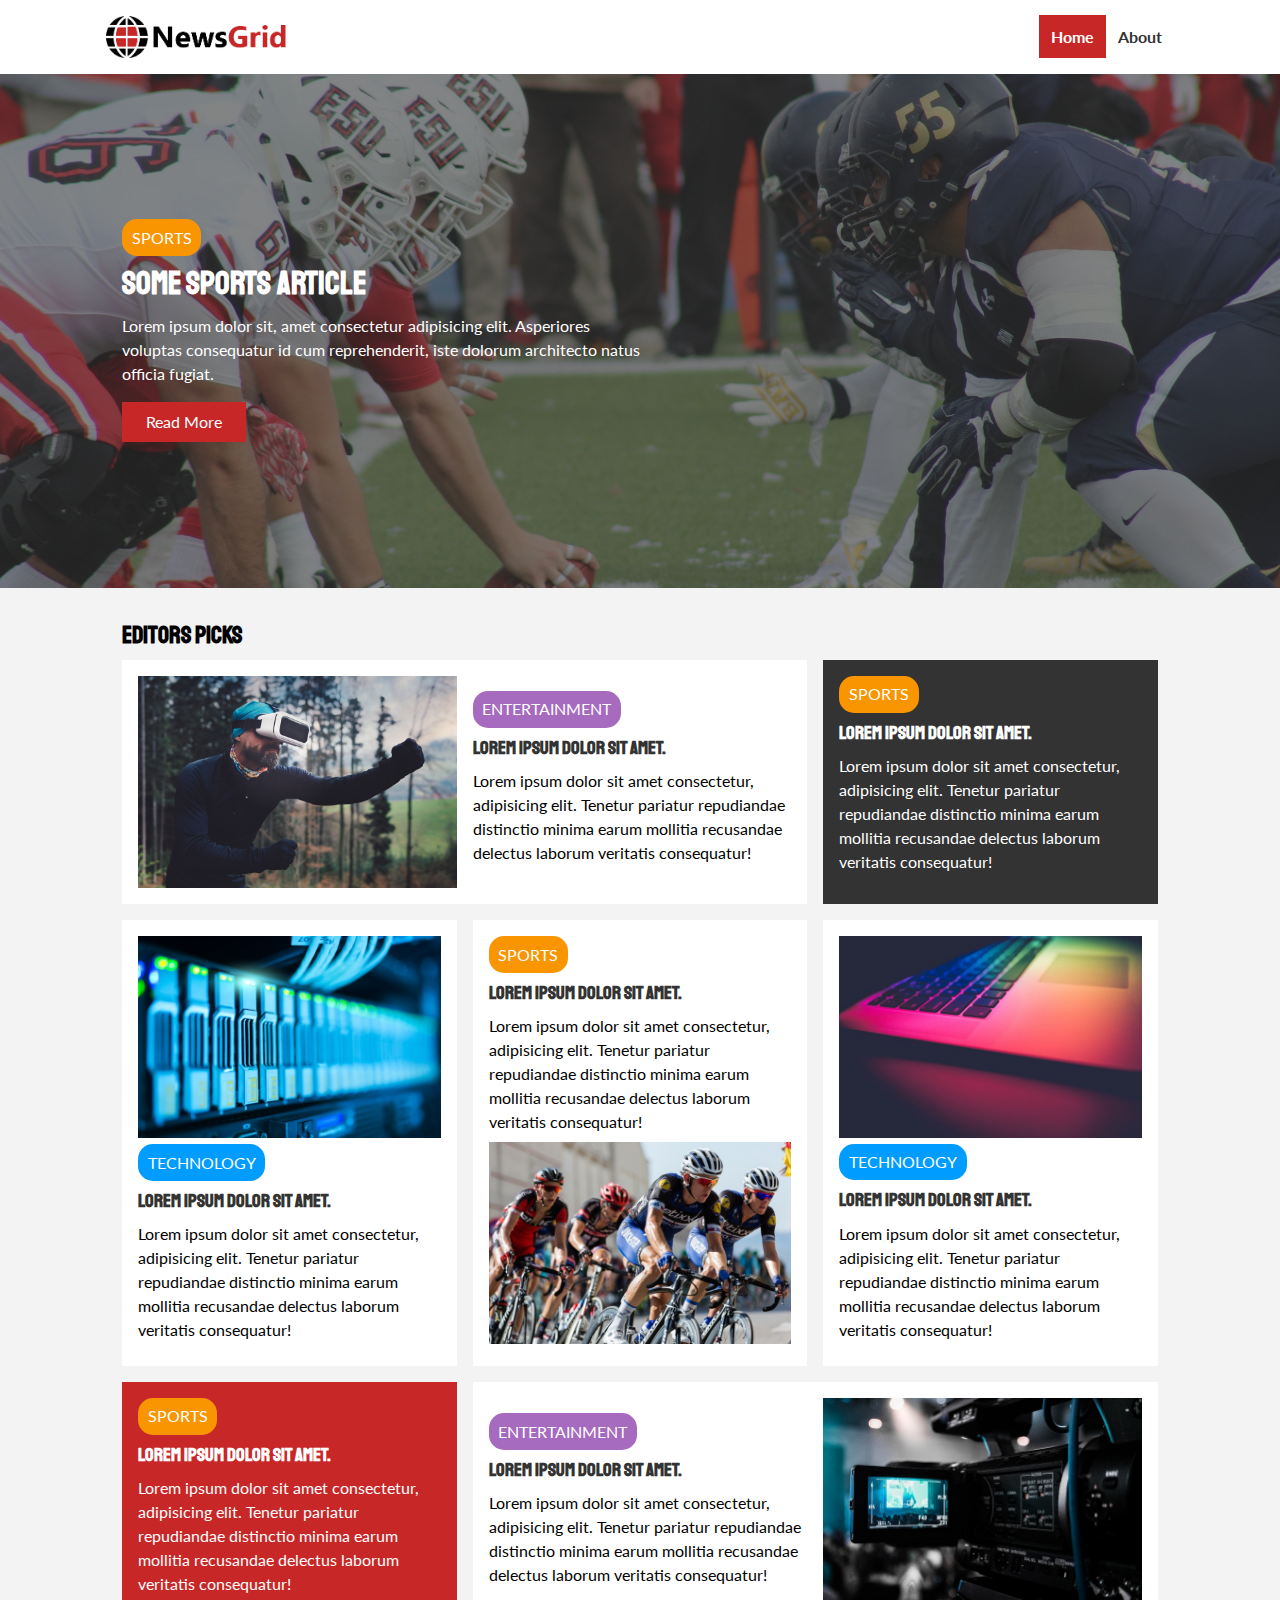
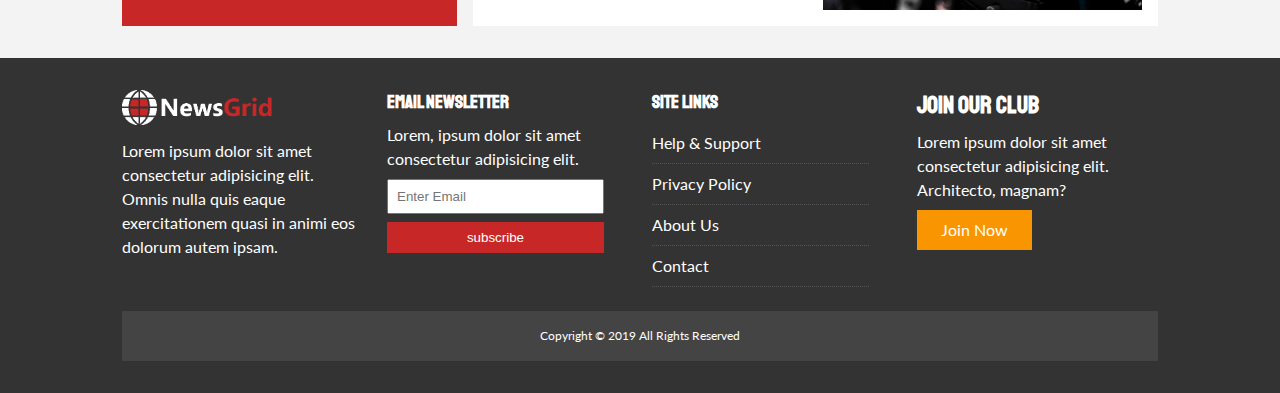
<file: index.html>
<!DOCTYPE html>
<html lang="en">
  <head>
    <meta charset="UTF-8" />
    <meta name="viewport" content="width=device-width, initial-scale=1.0" />
    <link
      rel="stylesheet"
      href="https://use.fontawesome.com/releases/v5.13.0/css/all.css"
      integrity="sha384-Bfad6CLCknfcloXFOyFnlgtENryhrpZCe29RTifKEixXQZ38WheV+i/6YWSzkz3V"
      crossorigin="anonymous"
    />
    <link
      href="https://fonts.googleapis.com/css2?family=Lato:wght@400;700;900&family=Staatliches&display=swap"
      rel="stylesheet"
    />
    <link rel="stylesheet" href="css/style.css" />
    <link
      rel="stylesheet"
      media="screen and (max-width: 768px)"
      href="css/mobile.css"
    />
    <link rel="shortcut icon" type="image/x-icon" href="favicon.ico" />

    <title>News Grid | Latest News</title>
  </head>
  <body>
    <nav id="main-nav">
      <div class="container">
        <img src="img/logo.png" alt="NewsGrid" class="logo" />

        <div class="social">
          <a href="http:facebook.com" target="_blank"
            ><i class="fab fa-facebook fa-2x"></i
          ></a>
          <a href="http:twitter.com" target="_blank"
            ><i class="fab fa-twitter fa-2x"></i
          ></a>
          <a href="http:intsagram.com" target="_blank"
            ><i class="fab fa-instagram fa-2x"></i
          ></a>
          <a href="http:youtube.com" target="_blank"
            ><i class="fab fa-youtube fa-2x"></i
          ></a>
        </div>

        <ul>
          <li><a class="current" href="index.html">Home</a></li>
          <li><a href="about.html">About</a></li>
        </ul>
      </div>
    </nav>

    <!-- Showcase -->
    <header id="showcase">
      <div class="container">
        <div class="showcase-container">
          <div class="showcase-content">
            <div class="category category-sports">Sports</div>
            <h1>Some Sports Article</h1>
            <p>
              Lorem ipsum dolor sit, amet consectetur adipisicing elit.
              Asperiores voluptas consequatur id cum reprehenderit, iste dolorum
              architecto natus officia fugiat.
            </p>
            <a href="article.html" class="btn btn-primary">Read More</a>
          </div>
        </div>
      </div>
    </header>

    <!-- Home Articles -->
    <section id="home-articles" class="py-2">
      <div class="container">
        <h2>Editors Picks</h2>
        <div class="articles-container">
          <article class="card">
            <img src="img/articles/ent1.jpg" alt="" />
            <div>
              <div class="category category-ent">Entertainment</div>
              <h3>
                <a href="article.html">Lorem ipsum dolor sit amet.</a>
              </h3>
              <p>
                Lorem ipsum dolor sit amet consectetur, adipisicing elit.
                Tenetur pariatur repudiandae distinctio minima earum mollitia
                recusandae delectus laborum veritatis consequatur!
              </p>
            </div>
          </article>
          <article class="card bg-dark">
            <div class="category category-sports">Sports</div>
            <h3>
              <a href="article.html">Lorem ipsum dolor sit amet.</a>
            </h3>
            <p>
              Lorem ipsum dolor sit amet consectetur, adipisicing elit. Tenetur
              pariatur repudiandae distinctio minima earum mollitia recusandae
              delectus laborum veritatis consequatur!
            </p>
          </article>
          <article class="card">
            <img src="img/articles/tech1.jpg" alt="" />
            <div class="category category-tech">Technology</div>
            <h3>
              <a href="article.html">Lorem ipsum dolor sit amet.</a>
            </h3>
            <p>
              Lorem ipsum dolor sit amet consectetur, adipisicing elit. Tenetur
              pariatur repudiandae distinctio minima earum mollitia recusandae
              delectus laborum veritatis consequatur!
            </p>
          </article>
          <article class="card">
            <div class="category category-sports">Sports</div>
            <h3>
              <a href="article.html">Lorem ipsum dolor sit amet.</a>
            </h3>
            <p>
              Lorem ipsum dolor sit amet consectetur, adipisicing elit. Tenetur
              pariatur repudiandae distinctio minima earum mollitia recusandae
              delectus laborum veritatis consequatur!
            </p>
            <img src="img/articles/sports1.jpg" alt="" />
          </article>
          <article class="card">
            <img src="img/articles/tech2.jpg" alt="" />
            <div class="category category-tech">Technology</div>
            <h3>
              <a href="article.html">Lorem ipsum dolor sit amet.</a>
            </h3>
            <p>
              Lorem ipsum dolor sit amet consectetur, adipisicing elit. Tenetur
              pariatur repudiandae distinctio minima earum mollitia recusandae
              delectus laborum veritatis consequatur!
            </p>
          </article>
          <article class="card bg-primary">
            <div class="category category-sports">Sports</div>
            <h3>
              <a href="article.html">Lorem ipsum dolor sit amet.</a>
            </h3>
            <p>
              Lorem ipsum dolor sit amet consectetur, adipisicing elit. Tenetur
              pariatur repudiandae distinctio minima earum mollitia recusandae
              delectus laborum veritatis consequatur!
            </p>
          </article>
          <article class="card">
            <div>
              <div class="category category-ent">Entertainment</div>
              <h3>
                <a href="article.html">Lorem ipsum dolor sit amet.</a>
              </h3>
              <p>
                Lorem ipsum dolor sit amet consectetur, adipisicing elit.
                Tenetur pariatur repudiandae distinctio minima earum mollitia
                recusandae delectus laborum veritatis consequatur!
              </p>
            </div>
            <img src="img/articles/ent2.jpg" alt="" />
          </article>
        </div>
      </div>
    </section>

    <!-- Footer -->
    <footer id="main-footer" class="py-2">
      <div class="container footer-container">
        <div>
          <img src="img/logo_light.png" alt="newsgrid" />
          <p>
            Lorem ipsum dolor sit amet consectetur adipisicing elit. Omnis nulla
            quis eaque exercitationem quasi in animi eos dolorum autem ipsam.
          </p>
        </div>
        <div>
          <h3>Email Newsletter</h3>
          <p>Lorem, ipsum dolor sit amet consectetur adipisicing elit.</p>
          <form name="contact" method="POST" data-nelify="true">
            <input type="email" name="email" placeholder="Enter Email" />
            <input type="submit" value="subscribe" class="btn btn-primary" />
          </form>
        </div>
        <div>
          <h3>Site Links</h3>
          <ul class="list">
            <li><a href="#">Help & Support</a></li>
            <li><a href="#">Privacy Policy</a></li>
            <li><a href="#">About Us</a></li>
            <li><a href="#">Contact</a></li>
          </ul>
        </div>
        <div>
          <h2>Join Our Club</h2>
          <p>
            Lorem ipsum dolor sit amet consectetur adipisicing elit. Architecto,
            magnam?
          </p>
          <a href="#" class="btn btn-secondary">Join Now</a>
        </div>
        <div>
          <p>Copyright &copy; 2019 All Rights Reserved</p>
        </div>
      </div>
    </footer>
  </body>
</html>
</file>
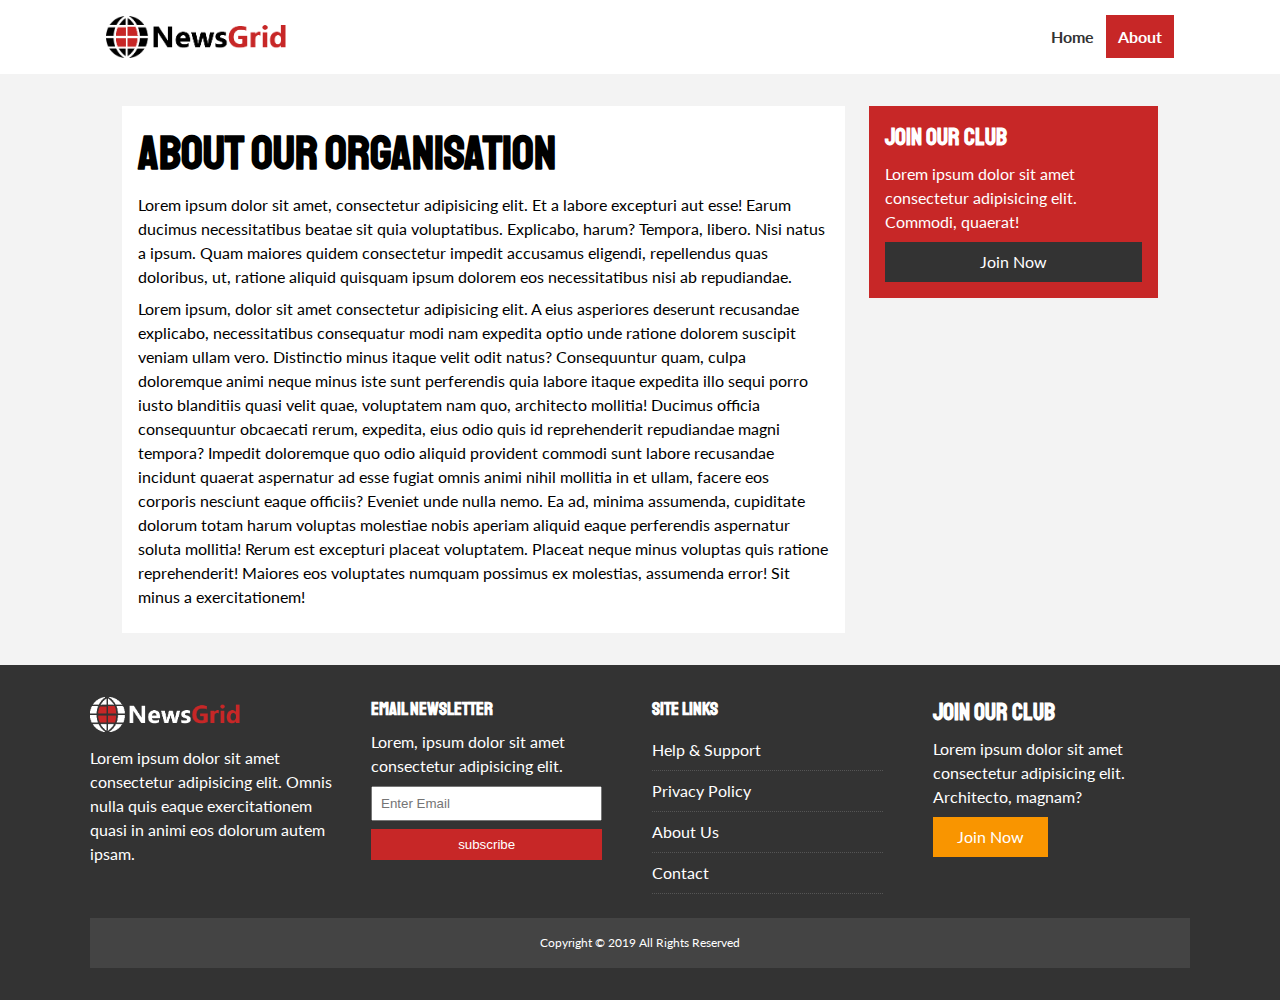
<file: about.html>
<!DOCTYPE html>
<html lang="en">
  <head>
    <meta charset="UTF-8" />
    <meta name="viewport" content="width=device-width, initial-scale=1.0" />
    <link
      rel="stylesheet"
      href="https://use.fontawesome.com/releases/v5.13.0/css/all.css"
      integrity="sha384-Bfad6CLCknfcloXFOyFnlgtENryhrpZCe29RTifKEixXQZ38WheV+i/6YWSzkz3V"
      crossorigin="anonymous"
    />
    <link
      href="https://fonts.googleapis.com/css2?family=Lato:wght@400;700;900&family=Staatliches&display=swap"
      rel="stylesheet"
    />
    <link rel="stylesheet" href="css/style.css" />
    <link
      rel="stylesheet"
      media="screen and (max-width 768px)"
      href="css/mobile.css"
    />
    <title>News Grid | About</title>
  </head>
  <body>
    <nav id="main-nav">
      <div class="container">
        <img src="img/logo.png" alt="NewsGrid" class="logo" />

        <div class="social">
          <a href="http:facebook.com" target="_blank"
            ><i class="fab fa-facebook fa-2x"></i
          ></a>
          <a href="http:twitter.com" target="_blank"
            ><i class="fab fa-twitter fa-2x"></i
          ></a>
          <a href="http:intsagram.com" target="_blank"
            ><i class="fab fa-instagram fa-2x"></i
          ></a>
          <a href="http:youtube.com" target="_blank"
            ><i class="fab fa-youtube fa-2x"></i
          ></a>
        </div>
        <ul>
          <li><a href="index.html">Home</a></li>
          <li><a class="current" href="about.html">About</a></li>
        </ul>
      </div>
    </nav>

    <section id="about">
      <div class="container">
        <div class="page-container">
          <article class="card">
            <h1 class="l-heading">About Our Organisation</h1>
            <p>
              Lorem ipsum dolor sit amet, consectetur adipisicing elit. Et a
              labore excepturi aut esse! Earum ducimus necessitatibus beatae sit
              quia voluptatibus. Explicabo, harum? Tempora, libero. Nisi natus a
              ipsum. Quam maiores quidem consectetur impedit accusamus eligendi,
              repellendus quas doloribus, ut, ratione aliquid quisquam ipsum
              dolorem eos necessitatibus nisi ab repudiandae.
            </p>
            <p>
              Lorem ipsum, dolor sit amet consectetur adipisicing elit. A eius
              asperiores deserunt recusandae explicabo, necessitatibus
              consequatur modi nam expedita optio unde ratione dolorem suscipit
              veniam ullam vero. Distinctio minus itaque velit odit natus?
              Consequuntur quam, culpa doloremque animi neque minus iste sunt
              perferendis quia labore itaque expedita illo sequi porro iusto
              blanditiis quasi velit quae, voluptatem nam quo, architecto
              mollitia! Ducimus officia consequuntur obcaecati rerum, expedita,
              eius odio quis id reprehenderit repudiandae magni tempora? Impedit
              doloremque quo odio aliquid provident commodi sunt labore
              recusandae incidunt quaerat aspernatur ad esse fugiat omnis animi
              nihil mollitia in et ullam, facere eos corporis nesciunt eaque
              officiis? Eveniet unde nulla nemo. Ea ad, minima assumenda,
              cupiditate dolorum totam harum voluptas molestiae nobis aperiam
              aliquid eaque perferendis aspernatur soluta mollitia! Rerum est
              excepturi placeat voluptatem. Placeat neque minus voluptas quis
              ratione reprehenderit! Maiores eos voluptates numquam possimus ex
              molestias, assumenda error! Sit minus a exercitationem!
            </p>
          </article>
          <aside class="card bg-primary">
            <h2>Join Our Club</h2>
            <p>
              Lorem ipsum dolor sit amet consectetur adipisicing elit. Commodi,
              quaerat!
            </p>
            <a href="#" class="btn btn-dark btn-block">Join Now</a>
          </aside>
        </div>
      </div>
    </section>

    <footer id="main-footer">
      <div class="container footer-container py-2">
        <div>
          <img src="img/logo_light.png" alt="newsgrid" />
          <p>
            Lorem ipsum dolor sit amet consectetur adipisicing elit. Omnis nulla
            quis eaque exercitationem quasi in animi eos dolorum autem ipsam.
          </p>
        </div>
        <div>
          <h3>Email Newsletter</h3>
          <p>Lorem, ipsum dolor sit amet consectetur adipisicing elit.</p>

          <form name="contact" method="POST" data-nelify="true">
            <input type="email" name="email" placeholder="Enter Email" />
            <input type="submit" value="subscribe" class="btn btn-primary" />
          </form>
        </div>
        <div>
          <h3>Site Links</h3>
          <ul class="list">
            <li><a href="#">Help & Support</a></li>
            <li><a href="#">Privacy Policy</a></li>
            <li><a href="#">About Us</a></li>
            <li><a href="#">Contact</a></li>
          </ul>
        </div>
        <div>
          <h2>Join Our Club</h2>
          <p>
            Lorem ipsum dolor sit amet consectetur adipisicing elit. Architecto,
            magnam?
          </p>
          <a href="#" class="btn btn-secondary">Join Now</a>
        </div>
        <div>
          <p>Copyright &copy; 2019 All Rights Reserved</p>
        </div>
      </div>
    </footer>
  </body>
</html>
</file>
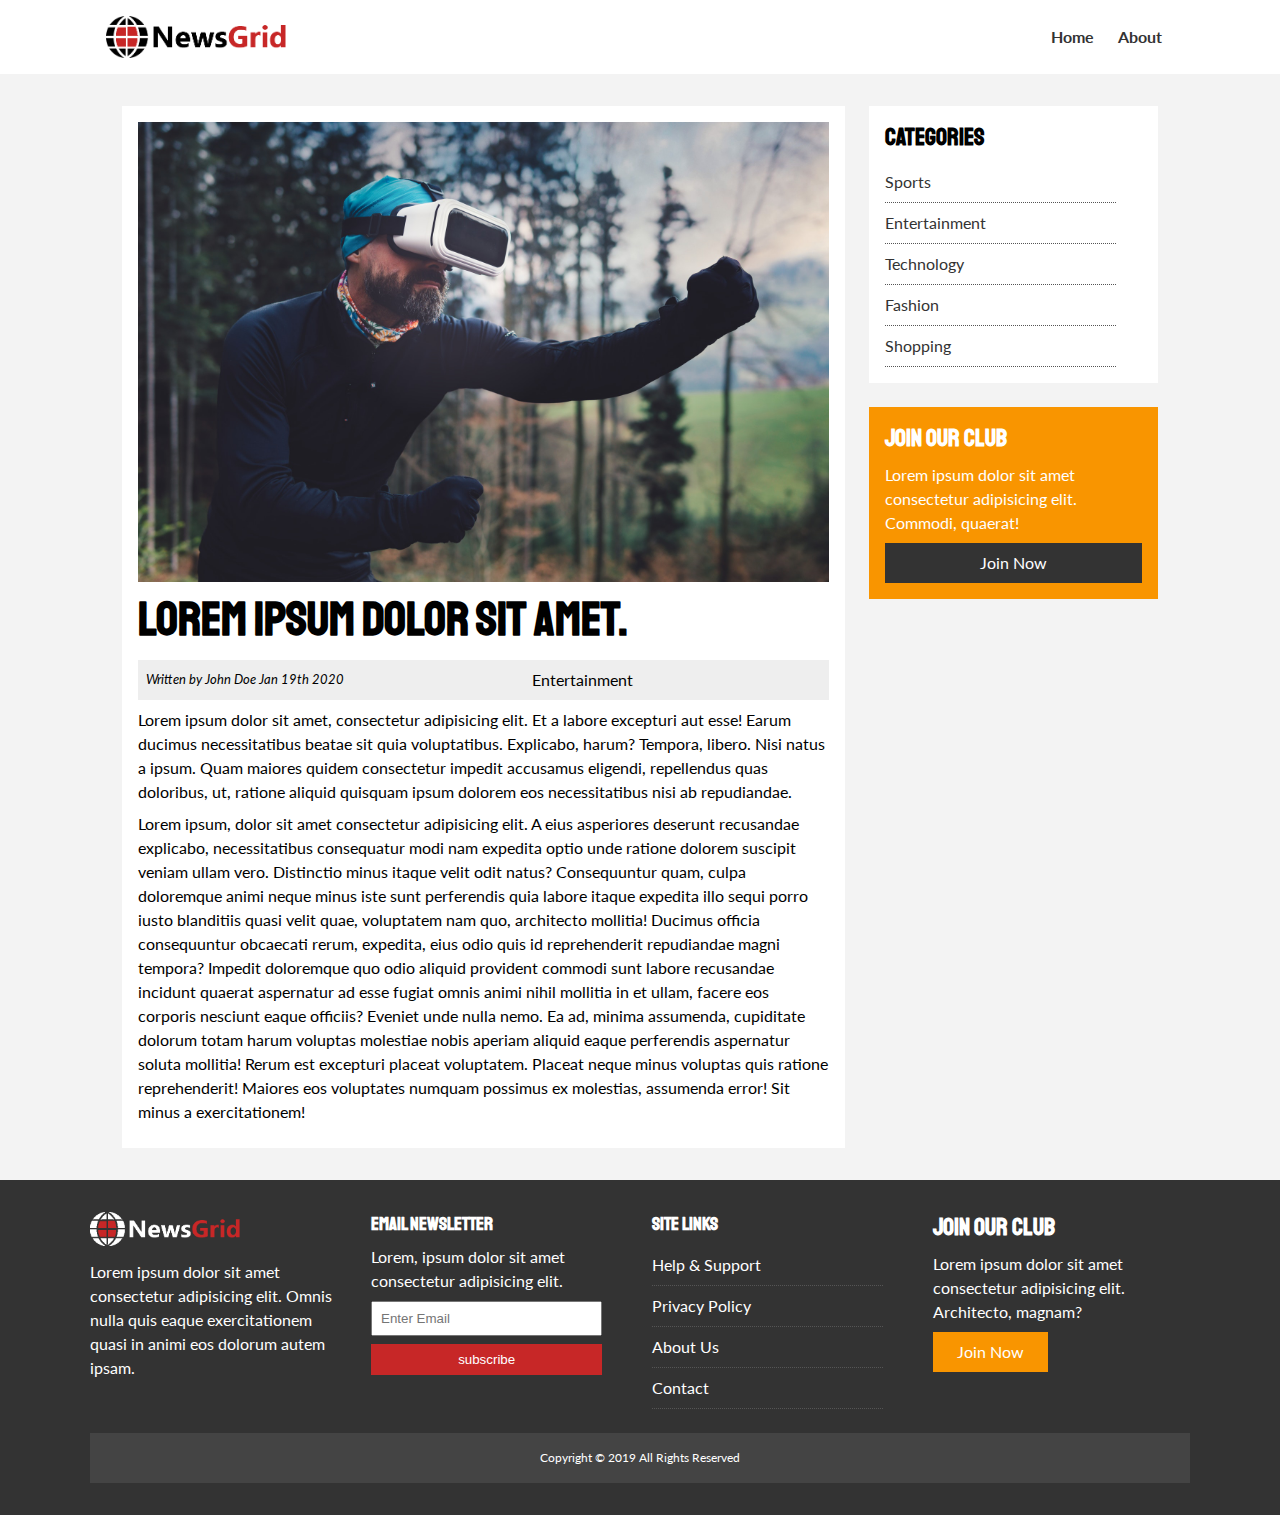
<file: article.html>
<!DOCTYPE html>
<html lang="en">
  <head>
    <meta charset="UTF-8" />
    <meta name="viewport" content="width=device-width, initial-scale=1.0" />
    <link
      rel="stylesheet"
      href="https://use.fontawesome.com/releases/v5.13.0/css/all.css"
      integrity="sha384-Bfad6CLCknfcloXFOyFnlgtENryhrpZCe29RTifKEixXQZ38WheV+i/6YWSzkz3V"
      crossorigin="anonymous"
    />
    <link
      href="https://fonts.googleapis.com/css2?family=Lato:wght@400;700;900&family=Staatliches&display=swap"
      rel="stylesheet"
    />
    <link rel="stylesheet" href="css/style.css" />
    <link
      rel="stylesheet"
      media="screen and (max-width 768px)"
      href="css/mobile.css"
    />
    <title>News Grid | Latest News</title>
  </head>
  <body>
    <nav id="main-nav">
      <div class="container">
        <img src="img/logo.png" alt="NewsGrid" class="logo" />

        <div class="social">
          <a href="http:facebook.com" target="_blank"
            ><i class="fab fa-facebook fa-2x"></i
          ></a>
          <a href="http:twitter.com" target="_blank"
            ><i class="fab fa-twitter fa-2x"></i
          ></a>
          <a href="http:intsagram.com" target="_blank"
            ><i class="fab fa-instagram fa-2x"></i
          ></a>
          <a href="http:youtube.com" target="_blank"
            ><i class="fab fa-youtube fa-2x"></i
          ></a>
        </div>
        <ul>
          <li><a href="index.html">Home</a></li>
          <li><a href="about.html">About</a></li>
        </ul>
      </div>
    </nav>

    <section id="article">
      <div class="container">
        <div class="page-container">
          <article class="card">
            <img src="img/articles/ent1.jpg" />
            <h1 class="l-heading">Lorem ipsum dolor sit amet.</h1>
            <div class="meta">
              <small
                ><i class="fas fa-user"
                  >Written by John Doe Jan 19th 2020</i
                ></small
              >
              <div class="container category-ent">Entertainment</div>
            </div>
            <p>
              Lorem ipsum dolor sit amet, consectetur adipisicing elit. Et a
              labore excepturi aut esse! Earum ducimus necessitatibus beatae sit
              quia voluptatibus. Explicabo, harum? Tempora, libero. Nisi natus a
              ipsum. Quam maiores quidem consectetur impedit accusamus eligendi,
              repellendus quas doloribus, ut, ratione aliquid quisquam ipsum
              dolorem eos necessitatibus nisi ab repudiandae.
            </p>
            <p>
              Lorem ipsum, dolor sit amet consectetur adipisicing elit. A eius
              asperiores deserunt recusandae explicabo, necessitatibus
              consequatur modi nam expedita optio unde ratione dolorem suscipit
              veniam ullam vero. Distinctio minus itaque velit odit natus?
              Consequuntur quam, culpa doloremque animi neque minus iste sunt
              perferendis quia labore itaque expedita illo sequi porro iusto
              blanditiis quasi velit quae, voluptatem nam quo, architecto
              mollitia! Ducimus officia consequuntur obcaecati rerum, expedita,
              eius odio quis id reprehenderit repudiandae magni tempora? Impedit
              doloremque quo odio aliquid provident commodi sunt labore
              recusandae incidunt quaerat aspernatur ad esse fugiat omnis animi
              nihil mollitia in et ullam, facere eos corporis nesciunt eaque
              officiis? Eveniet unde nulla nemo. Ea ad, minima assumenda,
              cupiditate dolorum totam harum voluptas molestiae nobis aperiam
              aliquid eaque perferendis aspernatur soluta mollitia! Rerum est
              excepturi placeat voluptatem. Placeat neque minus voluptas quis
              ratione reprehenderit! Maiores eos voluptates numquam possimus ex
              molestias, assumenda error! Sit minus a exercitationem!
            </p>
          </article>
          <aside id="categories" class="card">
            <h2>Categories</h2>
            <ul class="list">
              <li>
                <a href="#"><i class="fas fa-chevron-right"></i> Sports</a>
              </li>
              <li>
                <a href="#"
                  ><i class="fas fa-chevron-right"></i> Entertainment</a
                >
              </li>
              <li>
                <a href="#"><i class="fas fa-chevron-right"></i> Technology</a>
              </li>
              <li>
                <a href="#"><i class="fas fa-chevron-right"></i> Fashion</a>
              </li>
              <li>
                <a href="#"><i class="fas fa-chevron-right"></i> Shopping</a>
              </li>
            </ul>
          </aside>
          <aside class="card bg-secondary">
            <h2>Join Our Club</h2>
            <p>
              Lorem ipsum dolor sit amet consectetur adipisicing elit. Commodi,
              quaerat!
            </p>
            <a href="#" class="btn btn-dark btn-block">Join Now</a>
          </aside>
        </div>
      </div>
    </section>

    <footer id="main-footer">
      <div class="container footer-container py-2">
        <div>
          <img src="img/logo_light.png" alt="newsgrid" />
          <p>
            Lorem ipsum dolor sit amet consectetur adipisicing elit. Omnis nulla
            quis eaque exercitationem quasi in animi eos dolorum autem ipsam.
          </p>
        </div>
        <div>
          <h3>Email Newsletter</h3>
          <p>Lorem, ipsum dolor sit amet consectetur adipisicing elit.</p>
          <form name="contact" method="POST" data-nelify="true">
            <input type="email" name="email" placeholder="Enter Email" />
            <input type="submit" value="subscribe" class="btn btn-primary" />
          </form>
        </div>
        <div>
          <h3>Site Links</h3>
          <ul class="list">
            <li><a href="#">Help & Support</a></li>
            <li><a href="#">Privacy Policy</a></li>
            <li><a href="#">About Us</a></li>
            <li><a href="#">Contact</a></li>
          </ul>
        </div>
        <div>
          <h2>Join Our Club</h2>
          <p>
            Lorem ipsum dolor sit amet consectetur adipisicing elit. Architecto,
            magnam?
          </p>
          <a href="#" class="btn btn-secondary">Join Now</a>
        </div>
        <div>
          <p>Copyright &copy; 2019 All Rights Reserved</p>
        </div>
      </div>
    </footer>
  </body>
</html>
</file>
<file: css/style.css>
:root {
  --primary-color: #c72727;
  --secondary-color: #f99500;
  --dark-color: #333;
  --light-color: #f3f3f3;
  --max-width: 1100px;
}

.category {
  --sports-color: #f99500;
  --ent-color: #a66bbe;
  --tech-color: #009cff;
}

* {
  margin: 0;
  padding: 0;
  box-sizing: border-box;
}

body {
  font-family: 'Lato', sans-serif;
  line-height: 1.5;
  background: var(--light-color);
}

a {
  color: #333;
  text-decoration: none;
}

ul {
  list-style: none;
}

p {
  margin: 0.5rem 0;
}

img {
  width: 100%;
}

h1,
h2,
h3,
h4,
h5,
h6 {
  font-family: 'Staatliches', cursive;
  margin-bottom: 0.55rem;
  line-height: 1.3;
}

/* Utility */
.container {
  max-width: var(--max-width);
  margin: auto;
  padding: 0 2rem;
  overflow: hidden;
}

.category {
  display: inline-block;
  color: #fff;
  font: 0.55rem;
  text-transform: uppercase;
  padding: 0.4rem 0.6rem;
  border-radius: 15px;
  margin-bottom: 0.5rem;
}

.category-sports {
  background: var(--sports-color);
}
.category-ent {
  background: var(--ent-color);
}
.category-tech {
  background: var(--tech-color);
}

.btn {
  display: inline-block;
  border: none;
  background: var(--dark-color);
  color: #fff;
  padding: 0.5rem 1.5rem;
}

.btn-light {
  background: var(--light-color);
}
.btn-primary {
  background: var(--primary-color);
}
.btn-secondary {
  background: var(--secondary-color);
}

.btn-block {
  display: block;
  width: 100%;
  text-align: center;
}

.btn:hover {
  opacity: 0.9;
}

.card {
  background: #fff;
  padding: 1rem;
}

.bg-dark {
  background: var(--dark-color);
  color: #fff;
}

.bg-primary {
  background: var(--primary-color);
  color: #fff;
}

.bg-secondary {
  background: var(--secondary-color);
  color: #fff;
}

.bg-dark h1,
.bg-dark h2,
.bg-dark h3,
.bg-dark a,
.bg-primary h1,
.bg-primary h2,
.bg-primary h3,
.bg-primary a,
.bg-secondary h1,
.bg-secondary h2,
.bg-secondary h3,
.bg-secondary a {
  color: #fff;
}

.py-1 {
  padding: 1.5rem 0;
}
.py-2 {
  padding: 2rem 0;
}
.py-3 {
  padding: 3rem 0;
}
.p-1 {
  padding: 1.5rem;
}
.p-2 {
  padding: 2rem;
}
.p-3 {
  padding: 3rem;
}

.l-heading {
  font-size: 3rem;
}

.list li {
  padding: 0.5rem 0;
  border-bottom: #555 dotted 1px;
  width: 90%;
}

.list li a:hover {
  color: var(--primary-color) !important;
}

/* Inner page grid container */
.page-container {
  display: grid;
  grid-template-columns: 5fr 2fr;
  margin: 2rem 0;
  grid-gap: 1.5rem;
}

.page-container > *:first-child {
  grid-row: 1 / span 3;
}

/* Navigation */
#main-nav {
  background: #fff;
  position: sticky;
  top: 0;
  z-index: 2;
}

#main-nav .container {
  display: grid;
  grid-template-columns: 6fr 3fr 2fr;
  padding: 1rem;
  align-items: center;
}

#main-nav .logo {
  width: 180px;
}

#main-nav ul {
  justify-self: end;
  display: flex;
}

#main-nav ul li a {
  padding: 0.75rem;
  font-weight: bold;
}

#main-nav ul li a.current {
  background: var(--primary-color);
  color: #fff;
}

#main-nav ul li a:hover {
  background: var(--light-color);
  color: var(--dark-color);
}

#main-nav .social {
  justify-self: center;
}

#main-nav .social i {
  color: #777;
  margin-right: 0.5rem;
}

/* Showcase */
#showcase {
  color: #fff;
  background: #333;
  padding: 2rem;
  position: relative;
}

#showcase:before {
  content: '';
  background: url('../img/featured.jpg') no-repeat center center/cover;
  position: absolute;
  top: 0;
  left: 0;
  width: 100%;
  height: 100%;
  opacity: 0.4;
}

#showcase .showcase-container {
  display: grid;
  grid-template-columns: repeat(2, 1fr);
  justify-content: center;
  align-items: center;
  height: 50vh;
}

#showcase .showcase-content {
  z-index: 1;
}

#showcase .showcase-content p {
  margin-bottom: 1rem;
}

/* Home Articles */
#home-articles .articles-container {
  display: grid;
  grid-template-columns: repeat(3, 1fr);
  grid-gap: 1rem;
}

#home-articles .articles-container > *:first-child,
#home-articles .articles-container > *:last-child {
  display: grid;
  grid-template-columns: repeat(2, 1fr);
  grid-gap: 1rem;
  align-items: center;
  grid-column: 1 / span 2;
}

#home-articles .articles-container > *:last-child {
  grid-column: 2 / span 2;
}
/* Article */
#article .meta {
  display: flex;
  justify-content: space-between;
  align-items: center;
  background: #eee;
  padding: 0.5rem;
}

#article .meta .category {
  margin-top: 0.4rem;
}
/* Footer */
#main-footer {
  background: var(--dark-color);
  color: #fff;
}

#main-footer img {
  width: 150px;
}

#main-footer a {
  color: #fff;
}

#main-footer .footer-container {
  display: grid;
  grid-template-columns: repeat(4, 1fr);
  grid-gap: 1.5rem;
}

#main-footer .footer-container > *:last-child {
  background: #444;
  grid-column: 1 / span 4;
  padding: 0.5rem;
  text-align: center;
  font-size: 0.75rem;
}

#main-footer .footer-container input[type='email'] {
  width: 90%;
  padding: 0.5rem;
  margin-bottom: 0.5rem;
}

#main-footer .footer-container input[type='submit'] {
  width: 90%;
}
</file>
<file: css/mobile.css>
/* Navigaton */

#main-nav .social {
  display: none;
}

#main-nav .container {
  grid-template-columns: 1fr;
  grid-gap: 1.2rem;
}

#main-nav .container ul,
#main-nav .logo {
  justify-self: center !important;
}

#main-nav ul li a {
  padding: 0.5rem;
}

#home-articles .articles-container {
  grid-template-columns: repeat(2, 1fr);
}

#home-articles .articles-container > *:first-child,
#home-articles .articles-container > *:last-child {
  grid-template-columns: 1fr;
  grid-column: 1;
}

@media (max-width: 600px) {
  /* Stack Grid Items */
  #showcase .showcase-container,
  #home-articles .articles-container,
  #main-footer .footer-container {
    grid-template-columns: 1fr;
  }

  #main-footer .footer-container > *:last-child {
    grid-column: 1;
  }

  #main-footer .footer-container > *:first-child,
  #main-footer .footer-container > *:nth-child(2) {
    border-bottom: #444 dotted 1px;
    padding-bottom: 1rem;
  }

  .page-container {
    grid-template-columns: 1fr;
    text-align: center;
  }

  .page-container > *:first-child {
    grid-row: 1;
  }

  .l-heading {
    font-size: 2rem;
  }
}
</file>
